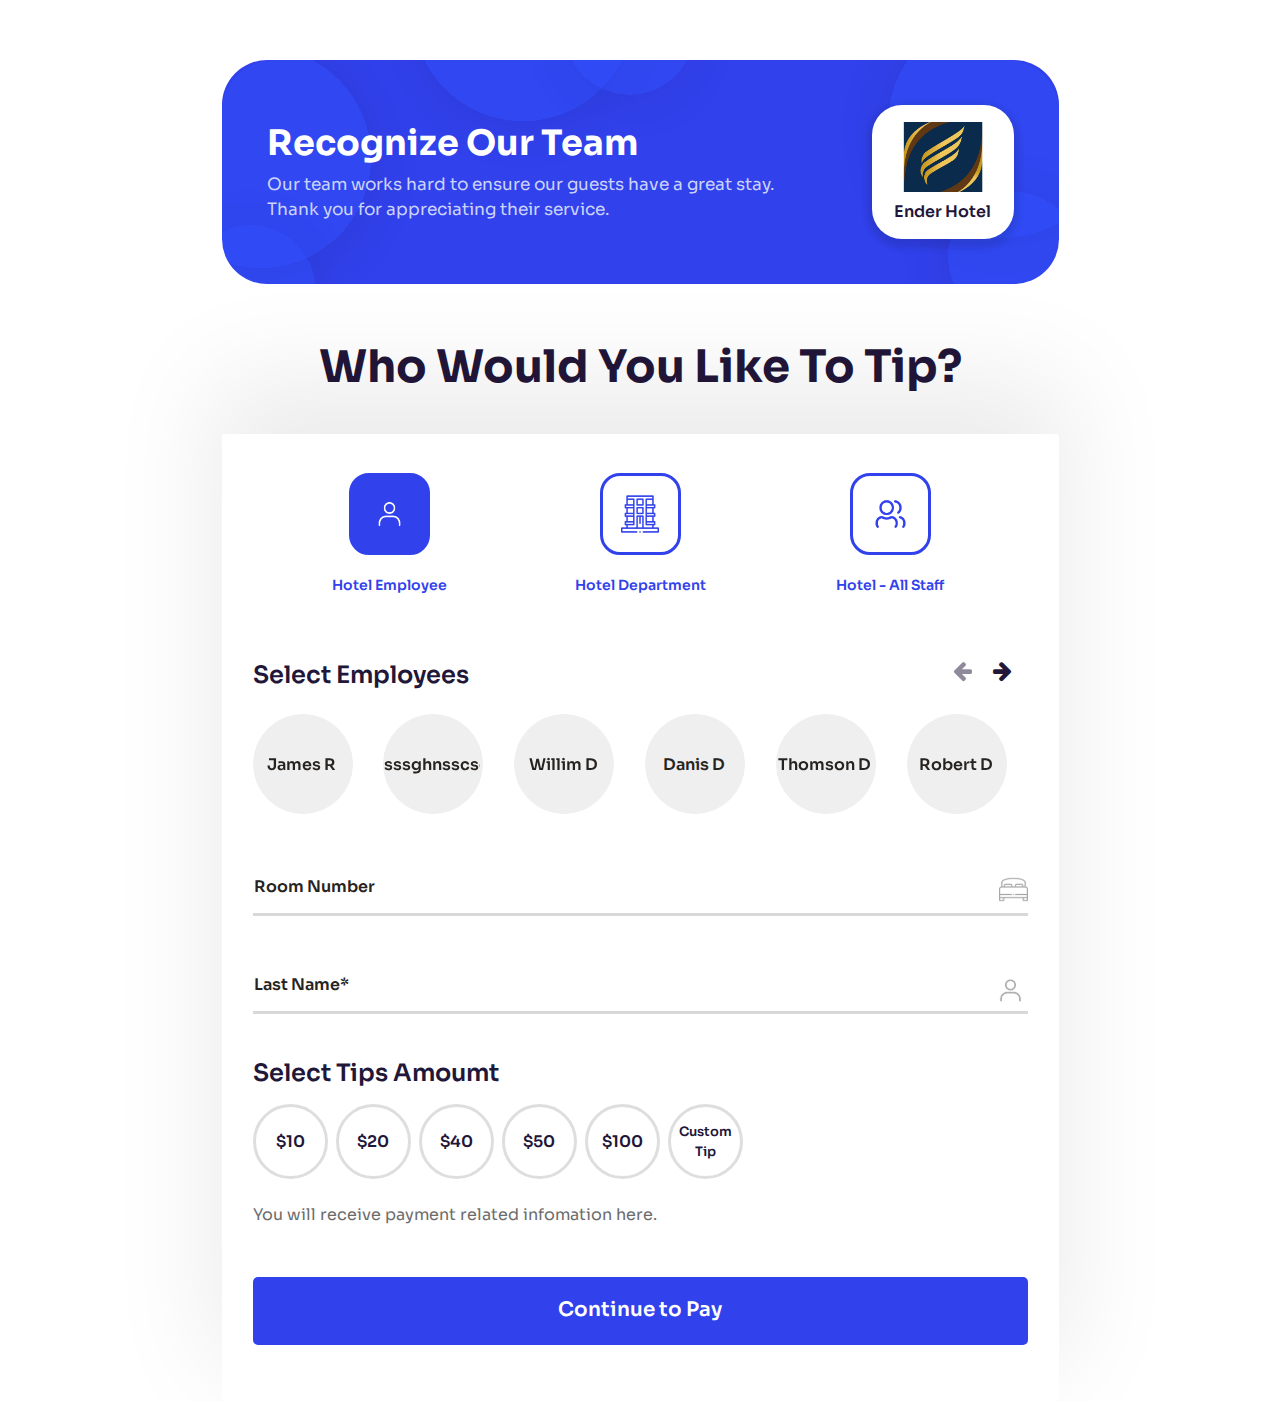
<file: home.html>
<!doctype html>
<html lang="en">
  <head>
    <meta charset="utf-8">
    <meta name="viewport" content="width=device-width, initial-scale=1">
    <title>Myhiptips - Home</title>
    <link rel="shortcut icon" href="favicon.ico" type="image/x-icon">
    <link href="css/bootstrap.min.css" rel="stylesheet">
    <link rel="stylesheet" type="text/css" href="https://stackpath.bootstrapcdn.com/font-awesome/4.7.0/css/font-awesome.min.css">
   

    <link rel="preconnect" href="https://fonts.googleapis.com"><link rel="preconnect" href="https://fonts.gstatic.com" crossorigin><link href="https://fonts.googleapis.com/css2?family=Anton&family=Barlow+Condensed:wght@700;800&family=Covered+By+Your+Grace&family=Jost:wght@200;300;400;500;600;700;800;900&family=Kanit:wght@300;400;500;600;700&family=Kaushan+Script&family=Libre+Franklin:wght@400;500&family=Open+Sans:wght@300;400;500;800&family=Poppins:ital,wght@0,100;0,200;0,300;0,400;0,500;0,600;0,700;0,800;0,900;1,500&family=Rajdhani:wght@400;500;600&family=Raleway:wght@300;400;500;600;700;800&family=Roboto+Condensed:wght@300;400;700&family=Roboto:wght@300;400;500;700&family=Saira+Extra+Condensed:wght@400;500&family=Signika:wght@300;400;500;600;700&family=Sora:wght@300;600;700;800&family=Space+Grotesk:wght@400;500;600;700&display=swap" rel="stylesheet"/>

    <link href="css/all.min.css" rel="stylesheet">
    <link href="css/style.min.css" rel="stylesheet">
    

    <link rel="stylesheet" href="css/owl.carousel.min.css" />
    <link rel="stylesheet" href="css/owl.theme.default.min.css"/>


    
  </head>

<body>
<form action="meg" method="post" role="form">
  <div class="form-wizard">

    <div class="form-wizard-header">
      <ul class="list-unstyled form-wizard-steps clearfix">
        <li class="active"><span>1</span></li>
        <li><span>2</span></li>
        <li><span>3</span></li>
        <li><span>4</span></li>
      </ul>
    </div>
    <fieldset class="wizard-fieldset w-100 show">
        <header class="float-start w-100">
          <div class="container">
              <div class="col-lg-9 mx-auto d-block">
                  <div class="top-headr d-inline-block w-100">
                      <div class="row align-items-center">
                          <div class="col-8 col-lg-9">
                            <h1> Recognize Our Team </h1>
                            <p> Our team works hard to ensure our guests have a great stay. 
                              Thank you for appreciating their service.</p>
                          </div>
                          <div class="col-4 col-lg-3 d-lg-grid justify-content-end">
                            <div class="img-top">
                                <figure class="mx-auto d-block">
                                    <img src="images/hotel-lgoicon.jpg" alt="logo"/>
                                </figure>
                                <h6>Ender Hotel</h6>
                            </div>
                          </div>
                      </div>
                  </div>
              </div>
          </div>
        </header>

        <section class="body-part0 float-start w-100">
            <div class="container">
                <div class="maind-bdo col-lg-9 mx-auto d-block">
                  <div class="topbd-head01 d-inline-block w-100">
                      <h1 class="text-center">  Who Would You Like To Tip? </h1>
                  </div>
                  <div class="tabsd-sctions d-inline-block w-100">

                 
                    <ul class="nav main-options nav-pills mb-3" >
                      <li class="nav-item" >
                        <div class="nav-link" >
                          <div class="oung-div">
                            <div class="radio-btn01 active">
                              <figure class="m-0">
                                <img src="images/2815428.png" alt="pmkl"/>
                              </figure>
                              <input type="radio" name="mnRadioDefault" id="hemployee" checked value="employees-ts"  />
                            </div>
                            <label for="hemployee"> Hotel Employee </label>
                           
                          </div> 
                        </div>
                      </li>
                      <li   class="nav-item" >
                        <div class="nav-link" >
                          <div class="oung-div">
                            <div class="radio-btn01">
                              <figure class="m-0">
                                <img src="images/2340823.png" alt="pmkl"/>
                              </figure>
                              <input type="radio" name="mnRadioDefault" id="hdepartment" value="departments-mj"/>
                             </div>
                             <label for="hdepartment"> Hotel Department </label>
                          </div>
                        </div>
                      </li>
                      <li  class="nav-item" >
                        <div class="nav-link">
                          <div class="oung-div">
                            <div class="radio-btn01">
                                <figure class="m-0">
                                  <img src="images/8336680.png" alt="pmkl"/>
                                </figure>
                                <input type="radio" name="mnRadioDefault" id="astaff" value="allstaff" />
                            </div>
                            <label for="astaff"> Hotel - All Staff </label>
                          </div>
                        </div>
                      </li>
                    </ul>
                    <div class="tab-content">
                      
                      <div>
                          
                          <div class="comon-section-forms d-inline-block w-100">
                              
                                  <div class="slide-d-sections d-inline-block w-100">
                                   
                                    <div id="employees-ts" class="show-hide show">
                                      <h2> Select Employees </h2>
                                        <div class="emploeey-slid owl-carousel owl-theme my-4">
                                        

                                          <!-- <div class="items-form-check">
                                            <label class="items-empo" for="emph">
                                                <figure>
                                                  <img src="images/manages-st.jpg" alt="gom"/>
                                                </figure>
                                                <span class="d-block name-t"> Sam D </span>
                                                
                                            </label>
                                            <input class="form-check-input" type="checkbox" id="emph"/>
                                            
                                          </div> -->

                                              <div class="wizard-form-radio">
                                                <input id="check01" type="checkbox" class="cnj"/>
                                                      <label for="check01">
                                                        
                                                        James R
                                                        </label>
                                              </div>
                                            <div class="wizard-form-radio">
                                              <input  id="check02" class="cnj" type="checkbox"/>
                                              <label for="check02">
                                                
                                                Rossssghnsscsde J</label>
                                            </div>
                                            <div class="wizard-form-radio">
                                              <input  id="check03" class="cnj" type="checkbox"/>
                                              <label for="check03">
                                                
                                                Willim D</label>
                                            </div>

                                            <div class="wizard-form-radio">
                                              <input  id="check04" class="cnj" type="checkbox"/>
                                              <label for="check04">
                                                
                                                Danis D</label>
                                            </div>
                                            <div class="wizard-form-radio">
                                              <input  id="check05" class="cnj" type="checkbox"/>
                                              <label for="check05">
                                                
                                                Thomson D</label>
                                            </div>

                                            <div class="wizard-form-radio">
                                              <input  id="check06" class="cnj" type="checkbox"/>
                                              <label for="check06">
                                                
                                                Robert D</label>
                                            </div>

                                            <div class="wizard-form-radio">
                                              <input  id="check07" class="cnj" type="checkbox"/>
                                              <label for="check07">
                                                
                                                Marline D</label>
                                            </div>
                                          
                                        </div>
                                    </div>
                                    <div id="departments-mj" class="show-hide">
                                      <h2> Select Department</h2>
                                      <div class="departments-div w-100">
                                        <div class="sepcila-form2">
                                        
                                         
                                            
  
                                          <select name="sources" id="sources" class="custom-select sources" placeholder="Department">
                                        
                                            <option value="1">Housekeeping</option>
                                            <option value="2">Front Desk</option>
                                            <option value="3">Breakfast</option>
                                            <option value="3">Restaurant</option>
                                            <option value="3">Maintenance</option>
                                            <option value="3">Sales</option>
                                            <option value="3">Banquets</option>
                                            <option value="3">Valet</option>
                                            <option value="3">Concierge</option>
                                          </select>
  
                                        </div>
                                      </div>
                                    </div>
                                    <div id="allstaff" class="show-hide">
                                      <h2> Personal Infomation</h2>
                                    </div>

                                    <div class="form-floating crm-grop1">
                                      <input type="text" class="form-control"  id="roomn" placeholder="name@example.com"/>
                                      <label for="roomn">Room Number</label>
                                      <span class="inp-icon">
                                        <img src="images/room.svg" alt="room"/>
                                      </span>
                                    </div>

                                    <div class="form-floating crm-grop1">
                                      <input type="text" class="form-control wizard-required"  id="lname" placeholder="name@example.com"/>
                                      <label for="floatingInput">Last Name*</label>
                                      <span class="inp-icon">
                                        <img src="images/usergray.svg" alt="room"/>
                                      </span>
                                      <div class="wizard-form-error"></div>
                                    </div>

                                    <h2 class="mt-4"> Select Tips Amoumt </h2>

                                    <div class="pay-tips mt-3">
                                      <ul class="list-unstyled align-items-center mb-3">
                                          <li>
                                            <input type="radio" class="btn-check" name="options" id="option1" autocomplete="off">
                                            <label class="cm-tips sp-pay btn" for="option1">$10</label>
                                          </li>
                                          <li>
                                            <input type="radio" class="btn-check" name="options" id="option2" autocomplete="off">
                                            <label class="cm-tips sp-pay btn" for="option2">$20</label>
                                          </li>
                                          <li>
                                            <input type="radio" class="btn-check" name="options" id="option3" autocomplete="off">
                                            <label class="cm-tips sp-pay btn" for="option3">$40</label>
                                          </li>
                                          <li>
                                            <input type="radio" class="btn-check" name="options" id="option4" autocomplete="off">
                                            <label class="cm-tips sp-pay btn" for="option4">$50</label>
                                          </li>
                                          <li>
                                            <input type="radio" class="btn-check" name="options" id="option5" autocomplete="off">
                                            <label class="cm-tips sp-pay btn" for="option5">$100</label>
                                          </li>
                                          <li>
                                            <input type="radio" class="btn-check" name="options" id="other-btn" autocomplete="off">
                                            <label class="cm-tips sp-pay ctext btn" for="other-btn">
                                              Custom 
                                              Tip
                                            </label>
                                          </li>
                                      </ul>
                                    </div>

                            
      
                                    <div id="custome-divam" class="custome-am ">
                                      
                                      <div class="form-floating crm-grop1">
                                        <input type="email" class="form-control"  id="cumtext" placeholder="name@example.com"/>
                                        <label for="cumtext">Enter minimum $5</label>
                                        <span class="inp-icon">
                                          <img src="images/wallets.svg" alt="room"/>
                                        </span>
                                      
                                      </div>
                                      
                                  
                                    </div>

                                    <p class="place-text01 mt-2 mt-lg-4"> You will receive payment related infomation here.</p>

                                    <div class="form-group ne-but-div clearfix">
                                      <a href="javascript:;" class="form-wizard-next-btn cbn-comon-btn d-table mx-auto"> Continue to Pay </a>
                                    </div>
                                      
                                  </div>
                                      
                            </div>
                  

                      </div>
                     
                    </div>

                  </div>
                </div>
            </div>
        </section>
    </fieldset>

    <fieldset class="wizard-fieldset">
      

      <header class="float-start w-100">
        <div class="container">
            <div class="col-lg-9 mx-auto d-block">
                <div class="top-headr d-inline-block w-100">
                    <div class="row align-items-lg-center">
                      <div class="col-3 d-lg-grid justify-content-end">
                        <div class="img-top">
                             <figure class="mx-auto d-block">
                                    <img src="images/hotel-lgoicon.jpg" alt="logo"/>
                                </figure>
                                <h6>Ender Hotel</h6>
                        </div>
                      </div>
                        <div class="col-9">
                          <div class="top-next-h row">
                            <div class="col-8">
                              <div class="let-herd">
                                <h1> Laundry Services </h1>
                                <p> Rober D, James D, Smith D....</p>
                               </div>
                            </div>
                            <div class="col-4">
                              <div class="right-pays">
                                <h1> <span class="d-none d-lg-block"> Paying </span> <span> $120 </span> </h1>
                              </div>
                            </div>
                             
                             
                          </div>
                          <div class="user-ndame-d d-flex align-items-start">
                              <figure class="m-0">
                                 <img src="images/2815428.png" alt="yuh"/>
                              </figure>
                              <h5> James Robert 
                                <span class="d-block"> Room No: D10 </span>
                              </h5>
                          </div>
                          
                        </div>
                        
                    </div>
                </div>
            </div>
        </div>
      </header>

      <section class="body-part0 float-start w-100">
        <div class="container">
            <div class="maind-bdo col-lg-9 mx-auto d-block">
              <a href="javascript:;" class="form-wizard-previous-btn btn pre-btn">
                <i class="fas fa-arrow-left"></i>
              </a>
              <div class="topbd-head01 d-inline-block w-100">
                  <h1 class="text-center">  Pay Using </h1>
              </div>
              <div class="tabsd-sctions d-inline-block w-100">

                <div class="tab-content">
                  
                  <div>
                      <div class="d-flex align-items-center justify-content-center mt-4">
                          <button class="btn comonpay-btn">
                            <figure class="apo">
                              <img src="images/747.png" alt="pmn"/>
                            </figure> 
                             <span> Pay </span> 
                          </button>
                          <button class="btn comonpay-btn">
                            <figure>
                              <img src="images/281764.png" alt="pmn"/>
                            </figure> 
                            <span> Pay </span> 
                          </button>
                      </div>
                      <h6 class="or-txt text-center"> <span>OR</span>  </h6>
                      <div class="comon-section-forms mt-0 d-inline-block w-100">
                          
                              <div class="slide-d-sections d-inline-block w-100">
                                <h2> Card Details </h2>
                               


                                <div class="form-floating crm-grop1">
                                  <input type="text" class="form-control"  id="roomn" placeholder="name@example.com"/>
                                  <label for="roomn">Card Holder Name*</label>
                                  <span class="inp-icon">
                                    <img src="images/usergray.svg" alt="room"/>
                                  </span>
                                </div>

                                <div class="form-floating crm-grop1">
                                  <input type="text" class="form-control wizard-required"  id="lname" placeholder="name@example.com"/>
                                  <label for="floatingInput">Credit /  Debit Card Number*</label>
                                  <span class="inp-icon">
                                    <img src="images/3037255.png" alt="room"/>
                                  </span>
                                  <div class="wizard-form-error"></div>
                                </div>

                                <h2 class="mt-4"> Expiry Date </h2>

                                <div class="row row-cols-3 row-cols-lg-3 mt-4">
                                   <div class="col">
                                    <div class="sepcila-form">
                                        <label>Years*</label>
                                        <select class="form-select" aria-label="Default select example">
                                          <option selected>select</option>
                                          <option value="">Year</option>
                                          <option value="">2019</option>
                                          <option value="">2020</option>
                                          <option value="">2021</option>
                                          <option value="">2022</option>
                                          <option value="">2023</option>
                                          <option value="">2024</option>
                                          <option value="">2025</option>
                                          <option value="">2026</option>
                                          <option value="">2027</option>
                                          <option value="">2028</option>
                                          <option value="">2029</option>
                                          <option value="">2030</option>
                                          <option value="">2031</option>
                                          <option value="">2032</option>
                                          <option value="">2033</option>
                                          <option value="">2034</option>
                                          <option value="">2035</option>
                                          <option value="">2036</option>
                                          <option value="">2037</option>
                                          <option value="">2038</option>
                                          <option value="">2039</option>
                                          <option value="">2040</option>	
                                        </select>
                                    </div>
                                    
                                   </div>

                                   <div class="col">
                                    <div class="sepcila-form">
                                        <label>Month*</label>
                                        <select class="form-select" aria-label="Default select example">
                                          <option selected>select</option>
                                          <option value="">Month</option>
                                           <option value="">jan</option>
                                           <option value="">Feb</option>
                                           <option value="">March</option>
                                           <option value="">April</option>
                                           <option value="">May</option>
                                           <option value="">June</option>
                                           <option value="">Jully</option>
                                           <option value="">August</option>
                                           <option value="">Sept</option>
                                           <option value="">Oct</option>
                                           <option value="">Nov</option>
                                           <option value="">Dec</option>	
                                        </select>
                                    </div>
                                    
                                   </div>

                                   <div class="col">
                                       
                                    <div class="form-floating crm-grop1 m-0">
                                      <input type="text" class="form-control wizard-required"  id="clname" placeholder="name@example.com"/>
                                      <label for="floatingInput">CVC*</label>
                                     
                                      <div class="wizard-form-error"></div>
                                    </div>
                                    
                                   </div>
                                   
                                </div>

                                <p class="place-text01 mt-2 mt-lg-4"> You will receive payment related infomation here.</p>

                                <div class="form-group ne-but-div clearfix">
                                  <a href="javascript:;" class="btn nexty-btn form-wizard-next-btn cbn-comon-btn"> <i class="fas fa-lock"></i> Pay<span> $120 </span></a>
                                 
                                </div>
                                  
                              </div>
                                  
                        </div>
              

                  </div>
                 
                </div>

              </div>
            </div>
        </div>
    </section>

      

      

    </fieldset>	


    <fieldset class="wizard-fieldset">
      

      <header class="float-start w-100">
        <div class="container">
            <div class="col-lg-9 mx-auto d-block">
                <div class="top-headr sucessfull-div d-inline-block w-100">
                  <figure class="text-center d-block">
                    <img src="images/check-suc.svg" alt="sub"/>
                  </figure>
                    <h1 class="text-center">Successful Payment</h1>
                    <h5 class="text-center"> Payments <span> $120 </span></h5>
                </div>
            </div>
        </div>
      </header>

      <section class="body-part0 float-start w-100">
        <div class="container">
            <div class="maind-bdo col-lg-9 mx-auto d-block">
              <a href="javascript:;" class="form-wizard-previous-btn btn pre-btn">
                <i class="fas fa-arrow-left"></i>
              </a>
            
              <div class="tabsd-sctions d-inline-block w-100">

                <div class="tab-content">
                  
                  <div>
                    
                    
                      <div class="comon-section-forms d-inline-block w-100">

                        <div class="sucess-last text-center">
                          <div class="logohote-last text-center">
                            <figure class="text-center d-block">
                              <img src="images/hotel-lgoicon.jpg" alt="sub"/>
                            </figure>
                            <h5> Edern Hotel </h5>
                          </div>
                          <h1 class="mt-4">Thank You for Your Tip</h1>
                          <p class="mt-3 mb-5"> Your support means more than you know to our team members.</p>
                          <h2> Want To leave Feedback? </h2>
                          <div class="ratingu mt-4 d-inline-block w-100">
                            <ul class="rate-area">
                              <input type="radio" id="5-star" name="rating" value="5" /><label for="5-star" title="Amazing">5 stars</label>
                              <input type="radio" id="4-star" name="rating" value="4" /><label for="4-star" title="Good">4 stars</label>
                              <input type="radio" id="3-star" name="rating" value="3" /><label for="3-star" title="Average">3 stars</label>
                              <input type="radio" id="2-star" name="rating" value="2" /><label for="2-star" title="Not Good">2 stars</label>
                              <input type="radio" id="1-star" name="rating" value="1" /><label for="1-star" title="Bad">1 star</label>
                            </ul>
                          </div>
                          <div class="crmyt crm-grop1">
                            <textarea class="form-control" placeholder="Leave a comment here" id="floatingTextarea2"></textarea>
                    
                          
                          </div>
    
                        </div>
                          
                              <div class="slide-d-sections d-inline-block w-100">
                                
                               
                               

                                <div class="form-group ne-but-div clearfix">
                                  <a href="javascript:;" class="btn nexty-btn form-wizard-next-btn cbn-comon-btn"> Rate! </a>
                                  <button class="btn btncomubn mt-3"> No thanks </button>
                                 
                                </div>
                                  
                              </div>
                                  
                        </div>
              

                  </div>
                 
                </div>

              </div>
            </div>
        </div>
    </section>

      

      

    </fieldset>	
  </div>
</form>






<script src="js/bootstrap.bundle.min.js" ></script>
<script src="js/jquery.min.js" ></script>
<script src="js/custom.js" ></script>
<script src="js/owl.carousel.min.js"></script>

</body>
</html>
</file>
<file: css/style.min.css>
﻿*,::after,::before{box-sizing:border-box}a,abbr,acronym,address,applet,big,blockquote,body,cite,code,dd,del,dfn,div,dl,dt,em,fieldset,font,form,h1,h2,h3,h4,h5,h6,html,iframe,img,ins,kbd,label,legend,li,object,ol,p,pre,q,s,samp,small,span,strike,strong,sub,sup,tt,ul,var{border:0;margin:0;outline:none !important;padding:0;vertical-align:baseline;font-family:"Sora",sans-serif}@font-face{font-family:"GreatSejagad";src:url("../font/GreatSejagad.eot");src:url("../font/GreatSejagad.eot") format("embedded-opentype"),url("../font/GreatSejagad.woff2") format("woff2"),url("../font/GreatSejagad.woff") format("woff"),url("../font/GreatSejagad.ttf") format("truetype"),url("../font/GreatSejagad.svg#GreatSejagad") format("svg")}body{margin:0;padding:0;background:#fff;background-repeat:repeat-x;font-size:14px;color:#272320}p{font-family:"Sora",sans-serif}a{color:inherit;outline:none !important;text-decoration:none}a:hover{color:inherit;text-decoration:none}.dropdown-toggle::after{border:none !important;content:"";font-family:"fontAwesome";top:8px;right:-8px;position:absolute}button:focus{outline:none !important}.form-select:focus{box-shadow:none !important}ol{padding-left:0}ol li{list-style:inherit}ul{padding:0;list-style:none;margin:0}ul li{list-style:none}img{vertical-align:top;max-width:100%;border:none;outline:none}.btn{border:none !important}.btn:focus{box-shadow:none;border:none;outline:0}.btn:focus,.form-control:focus,.resizeselect:focus{box-shadow:none;border:none;outline:0}.logo{width:80px;display:inline-block;transform:scale(1.4)}.login-btn span,.bars-btn span{width:25px;display:inline-block}.top-head{position:relative;height:768px;background:#fff no-repeat;background-position:30% 110px,top right;background-image:url(../images/globe-img.png),url(../images/landing-bg.jpg);background-repeat:no-repeat}.banner-stu h1{font-family:"Sora",sans-serif;font-weight:700;font-size:45px;color:#221639}.sb-tbn{background:#f82d5e;color:#fff !important;font-family:"Sora",sans-serif}.video-id-section{width:100%;display:inline-block;background:#fff;position:relative;box-shadow:rgba(28,23,38,.2784313725) 1px 42px 49px}.video-id-section span{position:relative;width:100%;z-index:2;background:#fff;display:inline-block}.video-id-section video{width:100%;display:inline-block;height:450px}.login-btn{color:#fff !important;font-family:"Sora",sans-serif;font-weight:600}.login-btn span,.bars-btn span{width:25px;display:inline-block}.login-btn img{filter:brightness(0) invert(1)}.cret-btn{background:#f82d5e;color:#fff !important;font-family:"Sora",sans-serif;font-weight:600;margin:0 25px}.bars-btn img{filter:brightness(0) invert(1)}.video-id-section:after{position:absolute;background:url(../images/dots-png.png) no-repeat;content:"";right:-60px;top:-40px;width:232px;height:239px;z-index:1}.topbodfy01{padding:120px 0;position:relative;background:#fff no-repeat;background-image:url(../images/grapicks2.png),url(../images/bg-graidendt.jpg);background-position:right top,left top;background-size:12%,100%}.topbodfy01 figure{width:49%;display:inline-block;overflow:hidden;margin:0;position:absolute;z-index:2;left:-36px;bottom:0}.topbodfy01 h1{font-family:"Sora",sans-serif;font-weight:700;font-size:51px;color:#221639}.topbodfy01 p{font-family:"Sora",sans-serif;font-size:25px;color:#221639}.topbodfy02 h1{font-family:"Sora",sans-serif;font-weight:700;font-size:46px;color:#221639}.topbodfy02 ul li{width:80%;height:72px;border-radius:19px;background:#fff;color:#000;font-family:"Sora",sans-serif;margin-bottom:20px;display:flex;align-items:center;text-transform:capitalize;filter:drop-shadow(-1px 10px 7px rgba(50, 50, 0, 0.15))}span.iconh{width:62px;height:62px;background:#fff;border-radius:50%;color:#000;display:grid;align-content:center;justify-content:center;font-size:20px;margin-right:10px;margin-left:20px}.topbodfy02 ul li span{font-family:"Sora",sans-serif;font-weight:600}.topbodfy02 .dots-bg{height:30%;left:0;position:absolute;top:40px;width:20%;background:#fff url(../images/dot.png);z-index:-1}.topbodfy02{position:relative;padding:60px 0}.iomhj{height:400px;overflow:hidden;border-radius:5px;filter:drop-shadow(-1px 10px 18px rgba(50, 50, 0, 0.5));width:85%;margin-left:auto}.iomhj img{object-fit:cover;width:100%;height:100%;object-position:left}.topbodfy02{padding:60px 0 80px 0;background-image:url(../images/grapicks2.png);background-repeat:no-repeat;background-position:right top;background-size:20%}.comnet{background:#4e61d4;background:linear-gradient(160deg, rgb(78, 97, 212) 0%, rgb(70, 21, 169) 53%);padding:30px 0;position:relative;margin-top:80px}.left-img-blox{position:absolute;left:0;top:0;width:45%;min-height:650px;margin:0;bottom:0}.comnet h1{color:#fff;font-family:"Sora",sans-serif;font-weight:700;font-size:51px}.comnet p{color:#fff;font-family:"Sora",sans-serif;font-size:25px}.comnet .accordion-item{margin-top:10px}.comnet .accordion-item h2{font-family:"Sora",sans-serif;font-weight:700;color:#000;margin-top:0}.comnet .accordion-item h2 .accordion-button{font-family:"Sora",sans-serif;font-weight:700;color:#4615a9}.left-img-blox img{object-fit:cover;width:100%;height:100%}.comnet .accordion-item p{color:#000;font-size:16px}.testimoalals{background:#2b125e;padding:60px 0;position:relative;color:#fff;min-height:550px}.userts-v{position:relative;display:inline-block;width:100%;padding:80px 0;overflow:hidden;background-image:url(../images/grapicks2.png),url(../images/grapicks4.png);background-repeat:no-repeat;background-position:right top,left bottom}.comgh h1{font-family:"Sora",sans-serif;font-weight:700;font-size:51px;color:#221639}.userts-v h6{font-family:"Sora",sans-serif;font-size:25px;font-weight:700;color:#2b125e}.userts-v p{font-family:"Sora",sans-serif;font-size:25px;font-size:25px}.userts-v figure img{object-fit:cover;width:100%;height:100%;position:relative;z-index:2;border-radius:8px}.userts-v figure{height:450px;width:80%;position:relative;margin:0;margin-left:auto;filter:drop-shadow(-1px 10px 18px rgba(50, 50, 0, 0.5))}.testimoalals .left-img-blox{min-height:550px;right:0;left:inherit !important}.slider-ol h5{color:#fff;font-family:"Sora",sans-serif;font-size:35px;font-weight:700}.slider-ol p{color:#fff;font-family:"Sora",sans-serif;font-size:20px}.comon-head1{font-family:"Sora",sans-serif;color:#1a1f2e;text-align:center;font-size:51px;font-weight:700}.get-in-touch h5{font-family:"Sora",sans-serif;margin-bottom:0}.get-in-touch .form-group{margin-bottom:20px}.get-in-touch label{font-family:"Sora",sans-serif;color:#1a1f2e;margin-bottom:10px}.get-in-touch .form-control{background-color:rgba(0,0,0,0);-webkit-appearance:none;border:1px solid #c1c7c8;border-radius:0;color:#565f67;padding:0 1em;height:48px}.get-in-touch textarea.form-control{resize:none;height:160px}.get-in-touch .btn-submitr{background:#f82d5e;color:#fff;font-family:"Sora",sans-serif;border:solid 2px #f82d5e !important;font-size:20px;padding:.65em 2.5em;margin:auto;display:table;border-radius:0;transition:all .5s;margin-top:20px}.get-in-touch label{font-family:"Sora",sans-serif;color:#1a1f2e;margin-bottom:10px}footer{background:#000;color:#fff;font-size:15px}.top-headr{min-height:212px;background:#3141eb url(../images/top-bg.svg) no-repeat;background-position:center top;background-size:100%;border-radius:45px;padding:45px;overflow:hidden;margin-top:60px}.top-headr h1{color:#fff;font-size:35px;font-weight:700}.top-headr p{font-family:"Sora",sans-serif;color:#ccd4fc;font-size:17px;line-height:148%;margin-top:8px}.img-top{width:142px;height:134px;background:#fff;box-shadow:0px 4px 6px 5px rgba(0,0,0,.1);border-radius:30px;display:flex;align-items:center;justify-content:center;flex-direction:column;text-align:center;padding:10px 0}.img-top figure{margin:0 !important;width:80px;height:70px}.img-top figure img{object-fit:cover;width:100%;height:100%}.img-top h6{font-family:"Sora",sans-serif;font-weight:600;color:#221639;margin-top:5px;width:90%;margin:auto;display:block;word-break:break-word;margin:10px 0 0 0}.body-part0{padding-top:50px}.body-part0 .topbd-head01 h1{font-weight:700;font-size:45px;color:#221639}.body-part0 .tabsd-sctions{background:#fff;box-shadow:0px -45px 100px 11px rgba(0,0,0,.08);border:1px solid;border-image-source:linear-gradient(180deg, rgba(148, 148, 148, 0.22) 0%, rgba(0, 0, 0, 0) 100%);margin-top:40px;padding:30px}.body-part0 .tabsd-sctions .nav{flex-wrap:nowrap;justify-content:center}.tabsd-sctions .nav-pills .nav-link.active,.nav-pills .show>.nav-link{background:inherit !important;color:inherit !important}.tabsd-sctions .nav-pills>li:last-child .nav-link{margin-left:auto}.tabsd-sctions .nav-pills>li:nth-child(2) .nav-link{margin:auto}.tabsd-sctions .nav-item{width:32.3%}.oung-div{width:100%;display:inline-block;text-align:center}.oung-div figure{width:81px;height:82px;background:#3254ff;margin:auto !important;background:#fff;border:3px solid #3141eb;border-radius:20px;transition:all .5s;display:grid;align-content:center;justify-content:center}.oung-div figure img{transition:all .5s;width:50%;margin:auto}.oung-div h5{font-family:"Sora",sans-serif;font-weight:600;margin-top:20px;color:#3141eb}.oung-div label{font-family:"Sora",sans-serif;font-weight:600;margin-top:20px;color:#3141eb;cursor:pointer}.tabsd-sctions .nav-pills .nav-link.active .oung-div figure,.nav-pills .show>.nav-link .oung-div figure{background:#3141eb}.tabsd-sctions .nav-pills .nav-link.active .oung-div figure img,.nav-pills .show>.nav-link .oung-div figure img{filter:brightness(0) invert(1)}.comon-section-forms .items-form-check{position:relative;width:100%;height:120px;overflow:hidden;text-align:center}.comon-section-forms .items-form-check input[type=checkbox]{position:absolute;width:100%;height:100%;top:0;bottom:0;left:0;right:0;margin:0;cursor:pointer;opacity:0}.comon-section-forms .items-form-check label{width:100%;display:inline-block;color:#353535}.comon-section-forms .items-form-check label span{font-size:15px;font-weight:600;width:90%;text-overflow:ellipsis;white-space:nowrap;margin:auto}.comon-section-forms .items-form-check label figure{width:80px;height:80px;border-radius:50%;overflow:hidden;border:solid 5px #fff;margin:auto}.comon-section-forms .items-form-check label figure:after{position:absolute;left:0;right:0;content:"";top:0;width:80px;height:80px;border-radius:50%;overflow:hidden;background:rgba(10,15,65,0);transition:all .5s;margin:auto;content:"";font-family:"FontAwesome";color:#fff;display:grid;align-content:center;justify-content:center;font-size:30px;visibility:hidden}.comon-section-forms .items-form-check label figure img{object-fit:cover;width:100%;height:100%}.comon-section-forms .items-form-check.active figure{border:solid 5px #3141eb}.comon-section-forms .items-form-check.active figure:after{background:rgba(10,15,65,.54);visibility:visible}.comon-section-forms .items-form-check.active label span{color:#3141eb}.wizard-form-radio{background:#efefef;border:solid 1px #efefef;font-family:"Sora",sans-serif;position:relative;height:100px;width:100px;display:grid;align-content:center;justify-content:center;padding:10px;cursor:pointer;margin-right:20px;overflow:hidden;border-radius:50%}.wizard-form-radio label{font-family:"Sora",sans-serif;position:absolute;cursor:pointer;font-weight:600;font-size:16px;text-align:center;text-overflow:ellipsis;width:98%;margin:auto;white-space:nowrap;height:100px;display:grid;align-content:center;justify-content:center;overflow:hidden}.form-floating>.form-control:focus~label,.form-floating>.form-control:not(:placeholder-shown)~label,.form-floating>.form-select~label{transform:scale(0.85) translateY(-1.2rem) translateX(0.15rem)}.wizard-form-radio label span{display:inline-block;margin-right:10px}.wizard-form-radio label svg{display:grid;color:#216fe0;width:30px;height:23px}.wizard-form-radio input[type=checkbox]{position:absolute;width:100%;height:50px;left:0;top:0;opacity:0}.wizard-fieldset .form-group{position:relative}.wizard-form-radio input[type=checkbox]:checked+label:after{position:absolute;right:0;top:0;content:"";font-family:"FontAwesome";color:#fff;font-size:28px;visibility:visible;width:100%;height:91px;display:grid;align-content:center;justify-content:center;text-align:center;margin:auto;left:0;background:rgba(10,15,65,.54)}.wizard-form-radio.active{border:solid 5px #3141eb}.comon-section-forms{margin-top:40px}.comon-section-forms h2{font-weight:600;font-size:24px;line-height:30px;color:#221639}.comon-section-forms .owl-nav{position:absolute;right:0;top:-64px;width:80px}.comon-section-forms .owl-nav .owl-prev{margin-right:35px !important;opacity:9;position:absolute;top:-10px;left:0}.comon-section-forms .owl-nav .owl-prev:after{position:absolute;left:0;content:"";font-family:"FontAwesome";font-size:22px;font-family:"FontAwesome";color:#221639;top:0}.comon-section-forms .owl-nav .owl-prev span{display:none}.comon-section-forms .owl-nav .owl-next{opacity:9;position:absolute;top:-10px;right:30px}.comon-section-forms .owl-nav .owl-next:after{position:absolute;left:0;content:"";font-family:"FontAwesome";font-size:22px;font-family:"FontAwesome";color:#221639;top:0}.comon-section-forms .owl-nav .owl-next span{display:none}.form-wizard .wizard-form-error{display:none;background-color:#d70b0b;position:absolute;left:0;right:0;bottom:0;height:2px;width:100%}.form-wizard .form-wizard-header{text-align:center;display:none}.form-wizard .wizard-fieldset{display:none}.form-wizard .wizard-fieldset.show{display:block}.form-wizard .form-group{position:relative;margin:0 0 25px}.crm-grop1{margin:20px 0;display:inline-block;width:100%}.crm-grop1 label{font-family:"Sora",sans-serif;font-weight:600;padding-left:0;font-size:16px}.crm-grop1 .form-control{border:none;border-bottom:3px solid #d8d8d8;border-radius:0;padding-left:0}.sepcila-form{top:-3px;position:relative}.inp-icon{position:absolute;right:0;top:17px}.cbn-comon-btn{width:100%;height:68px;background:#3141eb;color:#fff !important;font-family:"Sora",sans-serif;font-weight:600;text-align:center;border-radius:5px;line-height:65px;font-family:"Sora",sans-serif;font-size:20px;transition:all .5s}.cbn-comon-btn:hover{background:#221639}.pay-tips ul{display:flex;flex-wrap:wrap}.pay-tips li{margin-right:8px}.btn-check{position:absolute;clip:rect(0, 0, 0, 0);pointer-events:none}.pay-tips li label{font-family:"Sora",sans-serif;border-radius:50%;font-weight:400;color:#221639;width:75px;height:75px;font-weight:600;font-size:16px;display:flex;align-items:center;border:3px solid #dedede !important;justify-content:center}.pay-tips li label.active{background:#221639;color:#fff;box-shadow:none !important}.ctext{font-size:13px !important}#custome-divam{display:none;position:relative}.ne-but-div{margin-top:50px !important}.place-text01{color:#6b6b6b;font-weight:400;font-size:16px}.user-ndame-d figure{width:45px;height:45px}.user-ndame-d figure img{filter:brightness(0) invert(1)}.user-ndame-d h5{color:#fff;font-size:17px;font-weight:600}.user-ndame-d h5 span{color:#ccd4fc;font-weight:400;margin-top:10px}.right-pays h1{font-size:22px;display:flex;align-items:center}.right-pays h1 span{font-size:35px;margin-left:8px}.right-pays h1 span:first-child{font-size:15px}.top-next-h{border-bottom:solid 2px #4f66d8;padding-bottom:15px}.user-ndame-d{padding-top:15px}.pre-btn{background:#ededed;border-radius:8px;width:74px;font-size:30px}.or-txt{display:inline-block;position:relative;width:100%;margin:50px 0px}.or-txt span{background:#fff;padding:20px}.or-txt:after{position:relative;right:0;content:"";top:-3px;background:#f3f3f3;height:2px;display:inline-block;width:45%}.or-txt:before{position:relative;left:0;content:"";top:-3px;background:#f3f3f3;height:2px;display:inline-block;width:45%}.comonpay-btn{width:217px;height:60px;background:#020202;border-radius:10px;display:flex;justify-content:center;color:#fff;font-family:"Sora",sans-serif;font-size:24px;font-weight:600;align-items:center;margin:0 15px}.comonpay-btn figure{width:20px;height:20px;margin:0;margin-right:8px}.apo{filter:brightness(0) invert(1)}.sepcila-form label{font-family:"Sora",sans-serif;font-weight:600;font-size:15px}.sepcila-form .form-select{border:none;background:none !important;border-bottom:3px solid #d8d8d8;border-radius:0;padding-left:0}.rating{border:none;margin:0px;margin-bottom:18px;text-align:center;display:flex;justify-content:center;margin:auto}.rating>input{display:none}.rating.star>label{background-color:rgba(0,0,0,0) !important}.rating.star>label{color:#bbb;margin:1px 20px 0px 0px;background-color:#fff;border-radius:0;height:35px;float:right;width:14px;border:none;cursor:pointer}fieldset.rating.star>label:before{margin-top:0;padding:0px;font-size:31px;font-family:FontAwesome;display:inline-block;content:"★";position:relative;top:-9px}.sucessfull-div h5{color:#fff;font-family:"Sora",sans-serif;margin-top:15px}.sucessfull-div h5 span{font-weight:600}.sucess-last figure{width:40%;margin:auto;margin-top:50px;display:table}.sucess-last h1{font-family:"Sora",sans-serif;font-weight:600;color:#221639;font-size:35px}.sucess-last p{font-weight:300;font-size:16px;color:#848484;width:40%;margin:auto;font-family:"Sora",sans-serif}.btncomubn{background:#d9d9d9;border-radius:5px;height:74px;width:100%;font-weight:700;font-size:20px}.crmyt .form-control{background:#f5f5f5;border-radius:10px;height:186px;resize:none}.rate-area{float:left;border-style:none;position:relative;left:50%;margin:auto;display:block;transform:translateX(-50%)}.rate-area:not(:checked)>input{position:absolute;top:-9999px;clip:rect(0, 0, 0, 0)}.rate-area:not(:checked)>label{float:right;width:29px;overflow:hidden;white-space:nowrap;cursor:pointer;font-size:180%;color:#d3d3d3}.rate-area:not(:checked)>label:before{content:"★";font-size:34px}.rate-area>input:checked~label{color:gold}.ratingu{position:relative}.rate-area:not(:checked)>label:hover,.rate-area:not(:checked)>label:hover~label{color:gold}.rate-area>input:checked+label:hover,.rate-area>input:checked+label:hover~label,.rate-area>input:checked~label:hover,.rate-area>input:checked~label:hover~label,.rate-area>label:hover~input:checked~label{color:gold}.logohote-last figure{width:100px}.logohote-last figure img{object-fit:cover;width:100%;height:100%}.logohote-last h5{font-family:"Sora",sans-serif;margin-top:8px;font-weight:600;font-size:22px}.custom-option{position:relative;display:block;padding:0 22px;border-bottom:1px solid #e5e5e5;font-size:15px;font-weight:500;color:#000;line-height:47px;cursor:pointer;transition:all .4s ease-in-out}.custom-option:first-of-type{border-radius:4px 4px 0 0}.custom-option:last-of-type{border-bottom:0;border-radius:0 0 4px 4px}.custom-option:hover,.custom-option.selection{background:#f9f9f9}.custom-option{position:relative;display:block;padding:0 22px;border-bottom:1px solid #e5e5e5;font-size:15px;font-weight:500;color:#000;line-height:47px;cursor:pointer;transition:all .4s ease-in-out}.custom-option:first-of-type{border-radius:4px 4px 0 0}.custom-option:last-of-type{border-bottom:0;border-radius:0 0 4px 4px}.custom-option:hover,.custom-option.selection{background:#f9f9f9}.custom-select-wrapper{position:relative;display:inline-block;user-select:none;width:100%}.custom-select-wrapper select{display:none}.custom-select{position:relative;display:inline-block;width:100%}.custom-select-trigger{position:relative;display:block;width:100%;padding:0 84px 0 22px;font-size:16px;font-weight:600;color:#221639;line-height:60px;background:#f1f1f1;border-radius:4px;cursor:pointer;border:none;border-bottom:3px solid #d8d8d8;border-radius:0;padding-left:0;background:none}.custom-select-trigger:after{position:absolute;display:block;content:"";width:10px;height:10px;top:50%;right:25px;margin-top:-3px;border-bottom:1px solid #000;border-right:1px solid #000;transform:rotate(45deg) translateY(-50%);transition:all .4s ease-in-out;transform-origin:50% 0}.custom-select.opened .custom-select-trigger:after{margin-top:3px;transform:rotate(-135deg) translateY(-50%)}.custom-options{position:absolute;display:block;top:100%;left:0;right:0;min-width:100%;margin:15px 0;border:1px solid #b5b5b5;border-radius:4px;box-sizing:border-box;box-shadow:0 2px 1px rgba(0,0,0,.07);background:#fff;transition:all .4s ease-in-out;z-index:2;opacity:0;visibility:hidden;pointer-events:none;transform:translateY(-15px)}.custom-select.opened .custom-options{opacity:1;visibility:visible;pointer-events:all;transform:translateY(0)}.custom-options:before{position:absolute;display:block;content:"";bottom:100%;right:25px;width:7px;height:7px;margin-bottom:-4px;border-top:1px solid #b5b5b5;border-left:1px solid #b5b5b5;background:#fff;transform:rotate(45deg);transition:all .4s ease-in-out}.option-hover:before{background:#f9f9f9}.custome-am{position:relative}.wizard-form-error-div{display:none}.wizard-form-error-div h6{background:none;color:#d70b0b}.custom-option{position:relative;display:block;padding:0 22px;border-bottom:1px solid #e5e5e5;font-size:15px;font-weight:500;color:#000;line-height:47px;cursor:pointer;transition:all .4s ease-in-out}.custom-option:first-of-type{border-radius:4px 4px 0 0}.custom-option:last-of-type{border-bottom:0;border-radius:0 0 4px 4px}.custom-option:hover,.custom-option.selection{background:#f9f9f9}.sepcila-form2 label{font-family:"Sora",sans-serif;font-weight:600;padding-left:0;font-size:16px;margin-bottom:8px}.button input[type=radio]{opacity:.011;z-index:100}.button input[type=radio]:checked+label{background:#20b8be;border-radius:4px}.button label{cursor:pointer;z-index:90;line-height:1.8em}.radio-btn01{position:relative;width:81px;height:82px;margin:auto}.radio-btn01 input[type=radio]{position:absolute;top:0;bottom:0;width:100%;left:0;right:0;opacity:0;cursor:pointer;z-index:1;height:100%}.radio-btn01.active figure{background:#3141eb}.radio-btn01.active figure img{filter:brightness(0) invert(1)}#departments-mj{display:none}#allstaff{display:none}@media(max-width: 1180px){.sucess-last p{width:50%}}@media(max-width: 1024px){.oung-div h5{font-size:18px}.top-headr h1{font-size:29px}}@media(max-width: 768px){.oung-div h5{font-size:18px}.top-headr h1{color:#fff;font-size:29px}.or-txt:before,.or-txt:after{width:43%}}@media(max-width: 668px){header{background:#3141eb url(../images/top-bg.svg) no-repeat;background-position:center top;background-size:120%;padding:33px 15px}.top-headr{padding:0;min-height:inherit;background-size:cover;border-radius:0;margin-top:0;background:none !important}.top-headr h1{color:#fff;font-size:31px;font-weight:700}.top-headr p{font-size:14px}.img-top{width:93%;height:104px;border-radius:8px;padding:8px;margin-left:auto}.body-part0{padding-top:50px}.body-part0 .topbd-head01 h1{font-weight:700;font-size:30px}.body-part0 .oung-div{width:100%;display:inline-block}.body-part0 .oung-div figure{width:55px;height:55px;margin:auto !important;border-radius:50%}.tabsd-sctions .nav-item{width:inherit !important}.oung-div h5{font-size:13px;margin-top:12px}.body-part0 .tabsd-sctions{padding:28px 33px}.comon-section-forms h2{font-size:20px}.crm-grop1 label{font-size:15px}.pay-tips li{margin-bottom:20px}.place-text01{font-size:13px}.cbn-comon-btn{font-size:17px;height:40px;line-height:59px}.ne-but-div{margin-top:40px !important}.comon-section-forms{padding-bottom:50px}.let-herd h1{font-size:22px}.right-pays h1 span{font-size:31px}.user-ndame-d h5{color:#fff;font-size:14px;font-weight:600}.user-ndame-d h5 span{font-size:12px;margin-top:2px}.user-ndame-d figure{width:25px;height:25px}.top-next-h{padding-bottom:11px}.user-ndame-d{padding-top:11px}.or-txt:after,.or-txt:before{width:30%}.nexty-btn{font-size:17px;height:50px;line-height:40px}.sucess-last h1{font-weight:700;font-size:25px}.sucess-last p{width:90%}.btncomubn{font-size:17px;height:54px}.pay-tips li label{width:66px;height:66px}}@media(max-width: 480px){header{background:#3141eb url(../images/top-bg.svg) no-repeat;background-position:center top;background-size:120%;padding:33px 15px}.top-headr{padding:0;min-height:inherit;background-size:cover;border-radius:0;margin-top:0;background:none !important}.top-headr h1{color:#fff;font-size:18px;font-weight:700}.top-headr p{font-size:11px}.pay-tips li label{width:75px;height:75px}.img-top{width:93%;height:76px;border-radius:8px;padding:8px;margin-left:auto}.body-part0{padding-top:50px}.body-part0 .topbd-head01 h1{font-weight:700;font-size:23px}.body-part0 .oung-div{width:100%;display:inline-block}.body-part0 .oung-div figure{width:55px;height:55px;margin:auto !important;border-radius:50%}.tabsd-sctions .nav-item{width:inherit !important}.oung-div h5{font-size:14px;margin-top:12px}.body-part0 .tabsd-sctions{padding:28px 6px}.comon-section-forms h2{font-size:20px}.crm-grop1 label{font-size:15px}.pay-tips li{margin-bottom:20px}.place-text01{font-size:13px}.cbn-comon-btn{font-size:17px;height:40px;line-height:59px}.ne-but-div{margin-top:40px !important}.comon-section-forms{padding-bottom:50px}.let-herd h1{font-size:14px}.right-pays h1 span{font-size:21px}.user-ndame-d h5{color:#fff;font-size:14px;font-weight:600}.user-ndame-d h5 span{font-size:12px;margin-top:2px}.user-ndame-d figure{width:25px;height:25px}.top-next-h{padding-bottom:11px}.user-ndame-d{padding-top:11px}.or-txt:after,.or-txt:before{width:30%}.nexty-btn{font-size:17px;height:50px;line-height:40px}.sucess-last h1{font-weight:700;font-size:25px}.sucess-last p{width:90%}.btncomubn{font-size:17px;height:54px}.img-top figure{margin:0 !important;width:40px;height:auto}.img-top h6{font-size:10px}}@media(max-width: 414px){.oung-div h5{text-align:center}.top-headr h1{font-size:21px}.sucessfull-div h1{font-size:30px}.sucess-last h1{font-size:28px}}@media(max-width: 393px){.top-headr h1{font-size:18px}.top-headr h1{font-size:15px}.sucessfull-div h1{font-size:27px}}@media(max-width: 320px){.oung-div h5{font-size:13px}.wizard-form-radio{height:90px;width:90px}.right-pays h1 span{font-size:16px}.top-headr h1{font-size:15px}.sucessfull-div h1{font-size:24px}.body-part0 .topbd-head01 h1{font-size:20px}.let-herd h1{font-size:13px}.sucess-last h1{font-size:23px}.img-top h6{font-size:8px}.img-top{text-align:center}.img-top figure{margin:0 !important;width:30px;height:auto}}/*# sourceMappingURL=style.min.css.map */
</file>
